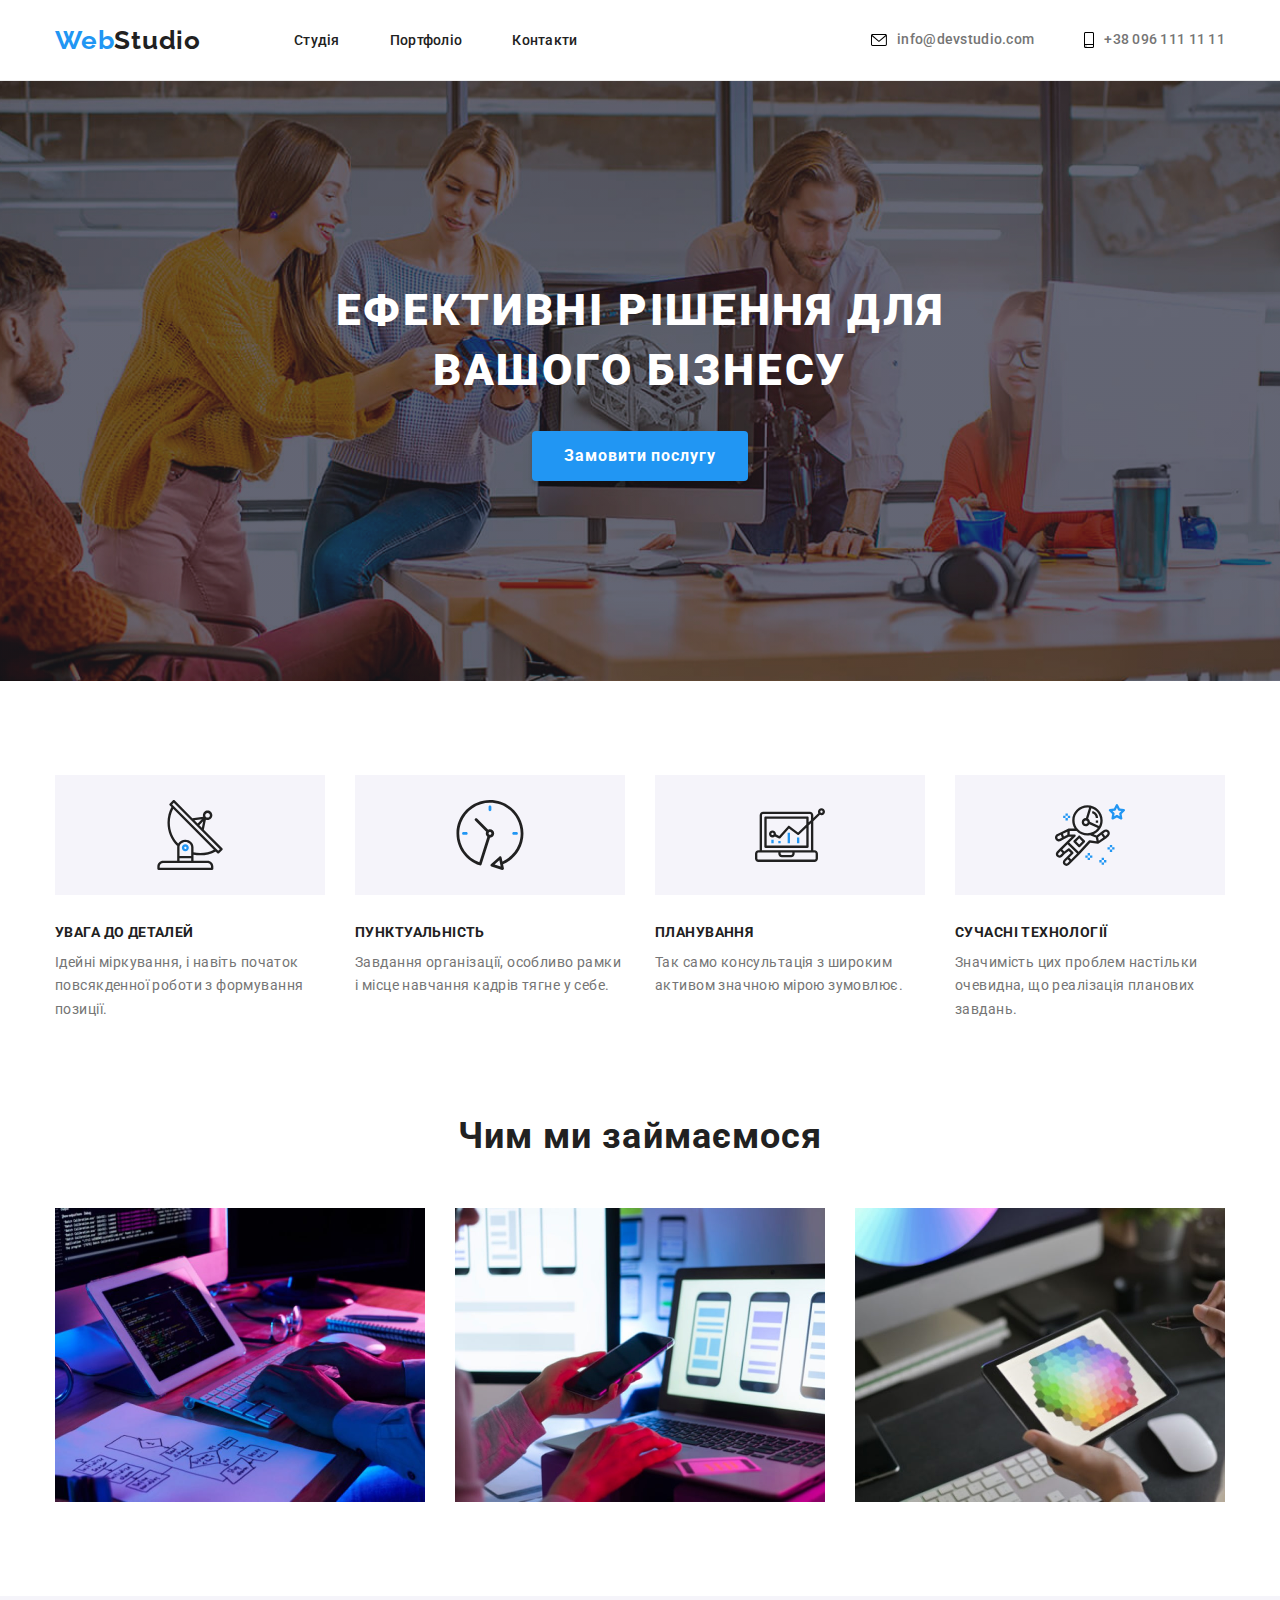
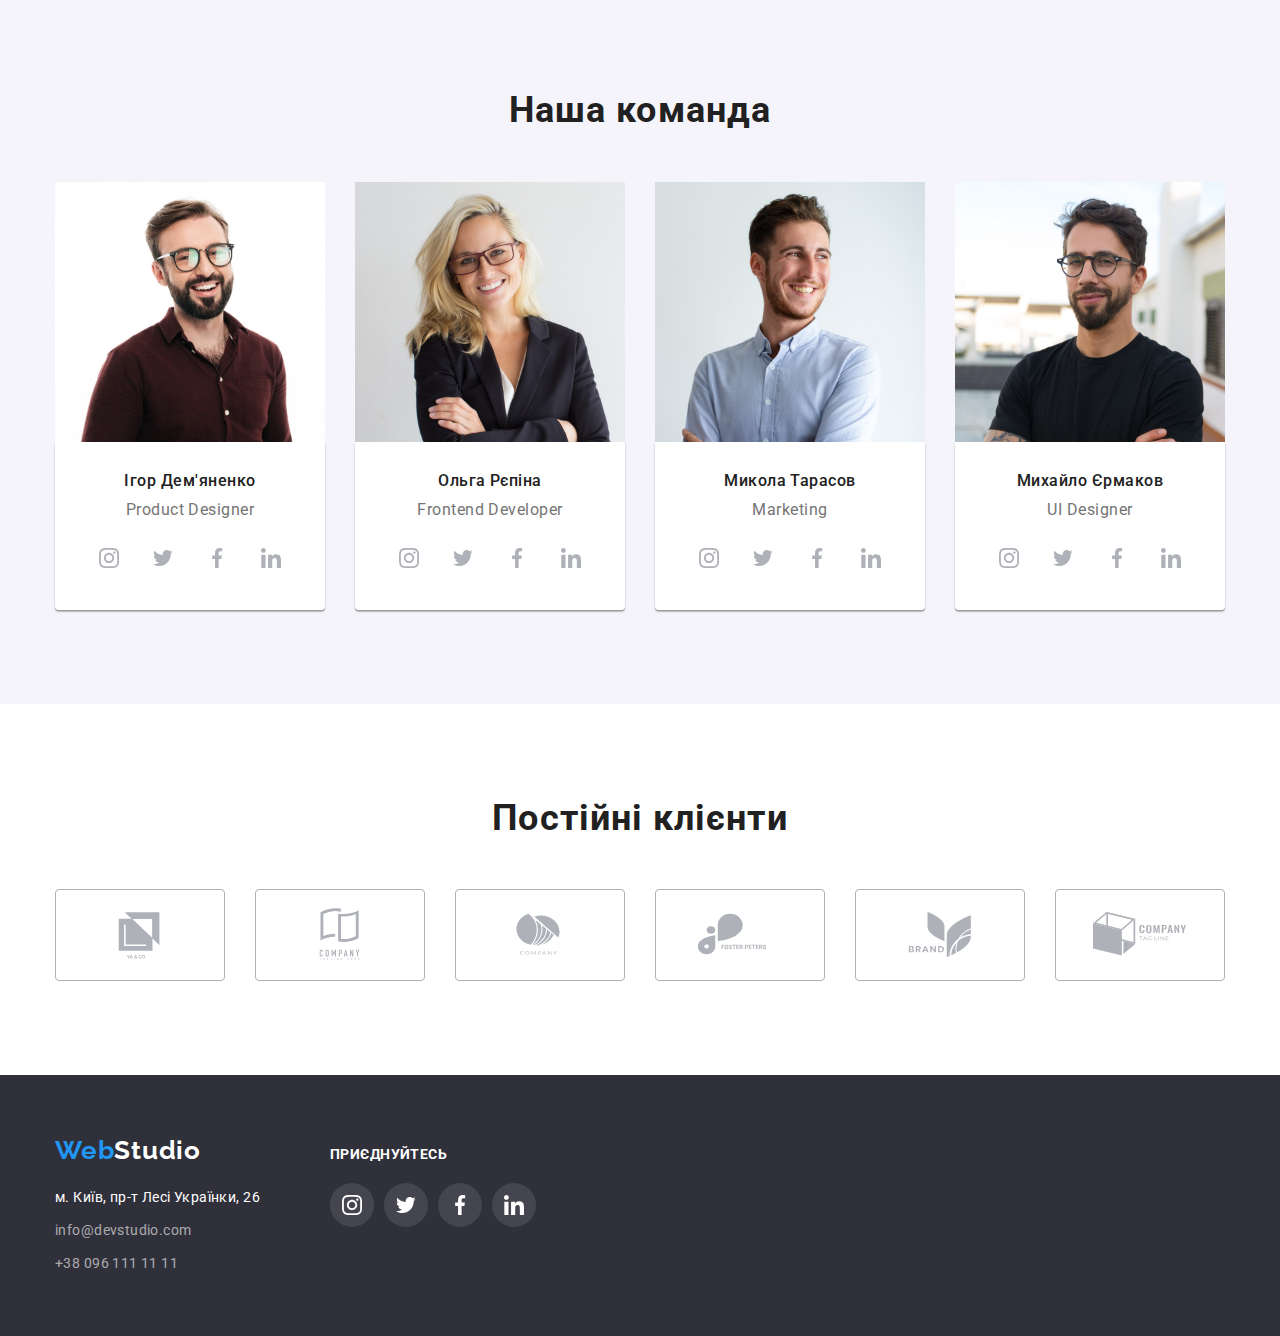
<file: index.html>
<!DOCTYPE html>
<html lang="uk">
  <head>
    <meta charset="UTF-8" />
    <meta http-equiv="X-UA-Compatible" content="IE=edge" />
    <meta name="viewport" content="width=device-width, initial-scale=1.0" />
    <title>Студія</title>
    <link rel="preconnect" href="https://fonts.googleapis.com" />
    <link rel="preconnect" href="https://fonts.gstatic.com" crossorigin />
    <link
      href="https://fonts.googleapis.com/css2?family=Raleway:wght@400;500;700;900&family=Roboto:wght@400;500;700;900&display=swap"
      rel="stylesheet"
    />
    <link
      rel="stylesheet"
      href="https://cdn.jsdelivr.net/npm/modern-normalize@1.1.0/modern-normalize.min.css"
    />
    <link rel="stylesheet" href="css/styles.css" />
  </head>

  <body>
    <!--header-->
    <header class="head-sectione">
      <div class="conteiner-top main-nav">
        <a href="index.html" class="logo-top" lang="en"
          ><span class="logo-top-color">Web</span>Studio</a
        >

        <nav>
          <ul class="link-focus site-nav">
            <li class="items"><a href="index.html" class="nav-link">Студія</a></li>
            <li class="items"><a href="portfolio.html" class="nav-link">Портфоліо</a></li>
            <li class="items"><a href="#" class="nav-link">Контакти</a></li>
          </ul>
        </nav>

        <ul class="link-focus auth-nav">
          <li class="items">
            <a href="mailto:info@devstudio.com" class="contact-nav">
              <svg class="nav-icones" width="16" height="12">
                <use href="./images/icons.svg#poshta"></use>
              </svg>
              info@devstudio.com
            </a>
          </li>
          <li class="items">
            <a href="tel:+380961111111" class="contact-nav">
              <svg class="nav-icones" width="10" height="16">
                <use href="./images/icons.svg#smartphone"></use>
              </svg>
              +38 096 111 11 11
            </a>
          </li>
        </ul>
      </div>
    </header>
    <main>
      <!--section_1-->
      <section class="b-section">
        <div class="conteiner">
          <h1 class="header-text">
            Ефективні рішення для <br />
            вашого бізнесу
          </h1>
          <button class="button" type="button">Замовити послугу</button>
        </div>
      </section>

      <!--section_2-->
      <section class="sections">
        <div class="conteiner">
          <h2 class="title hidden-visally">Опис діятельності</h2>
          <ul class="list section-horizontal">
            <li class="items">
              <div class="first-icones">
                <svg class="icone" width="70" height="70">
                  <use href="./images/icons.svg#antenna" width="70" height="70"></use>
                </svg>
              </div>
              <h3 class="header-text-section-2">УВАГА ДО ДЕТАЛЕЙ</h3>
              <p class="text-section-2">
                Ідейні міркування, і навіть початок повсякденної роботи з формування позиції.
              </p>
            </li>
            <li class="items">
              <div class="first-icones">
                <svg class="icone" width="70" height="70">
                  <use href="./images/icons.svg#clock"></use>
                </svg>
              </div>
              <h3 class="header-text-section-2">ПУНКТУАЛЬНІСТЬ</h3>
              <p class="text-section-2">
                Завдання організації, особливо рамки і місце навчання кадрів тягне у себе.
              </p>
            </li>
            <li class="items">
              <div class="first-icones">
                <svg class="icone" width="70" height="70">
                  <use href="./images/icons.svg#diagram"></use>
                </svg>
              </div>
              <h3 class="header-text-section-2">ПЛАНУВАННЯ</h3>
              <p class="text-section-2">
                Так само консультація з широким активом значною мірою зумовлює.
              </p>
            </li>
            <li class="items">
              <div class="first-icones">
                <svg class="icone" width="70" height="70">
                  <use href="./images/icons.svg#astronaut"></use>
                </svg>
              </div>
              <h3 class="header-text-section-2">СУЧАСНІ ТЕХНОЛОГІЇ</h3>
              <p class="text-section-2">
                Значимість цих проблем настільки очевидна, що реалізація планових завдань.
              </p>
            </li>
          </ul>
        </div>
      </section>
      <!--section_3-->
      <section class="sections about">
        <div class="conteiner">
          <h2 class="title">Чим ми займаємося</h2>
          <ul class="list section-3">
            <li class="items">
              <a href="images/photo_2022-07-14_23-06-50.jpg">
                <img
                  src="images/photo_2022-07-14_23-06-50.jpg"
                  alt="photo"
                  width="370"
                  height="294"
                  class="foto section-3"
              /></a>
            </li>

            <li class="items">
              <a href="images/photo_2022-07-14_23-08-23.jpg">
                <img
                  src="images/photo_2022-07-14_23-08-23.jpg"
                  alt="photo"
                  width="370"
                  height="294"
                  class="foto section-3"
              /></a>
            </li>

            <li class="items">
              <a href="images/photo_2022-07-14_23-08-29.jpg">
                <img
                  src="images/photo_2022-07-14_23-08-29.jpg"
                  alt="photo"
                  width="370"
                  height="294"
                  class="foto section-3"
              /></a>
            </li>
          </ul>
        </div>
      </section>
      <!--section_4-->
      <section class="sections teams">
        <div class="conteiner">
          <h2 class="title">Наша команда</h2>
          <ul class="list section-4">
            <li class="items">
              <a href="images/photo_2022-07-14_22-47-18.jpg">
                <img
                  src="images/photo_2022-07-14_22-47-18.jpg"
                  alt="photo"
                  width="270"
                  height="260"
                  class="foto"
              /></a>
              <div class="conteiner-team">
                <h3 class="header-text-section-4">Ігор Дем'яненко</h3>
                <p class="text-section-4" lang="en">Product Designer</p>
                <ul class="list team-sochmed">
                  <li class="item">
                    <a href="" class="team-links">
                      <svg aria-label="іконка інстаграм" class="icones" width="44" height="44">
                        <use href="./images/icons.svg#icon-instagram"></use>
                      </svg>
                    </a>
                  </li>
                  <li class="item">
                    <a href="" class="team-links">
                      <svg aria-label="іконка твітер" class="icones" width="44" height="44">
                        <use href="./images/icons.svg#icon-tviter"></use>
                      </svg>
                    </a>
                  </li>
                  <li class="item">
                    <a href="" class="team-links">
                      <svg aria-label="іконка феїсбук" class="icones" width="44" height="44">
                        <use href="./images/icons.svg#icon-facebook"></use>
                      </svg>
                    </a>
                  </li>
                  <li class="item">
                    <a href="" class="team-links"
                      ><svg aria-label="іконка линкедін" class="icones" width="44" height="44">
                        <use href="./images/icons.svg#icon-linkedin"></use>
                      </svg>
                    </a>
                  </li>
                </ul>
              </div>
            </li>
            <li class="items">
              <a href="images/photo_2022-07-14_23-00-56.jpg">
                <img
                  src="images/photo_2022-07-14_23-00-56.jpg"
                  alt="photo"
                  width="270"
                  height="260"
                  class="foto"
              /></a>
              <div class="conteiner-team">
                <h3 class="header-text-section-4">Ольга Рєпіна</h3>
                <p class="text-section-4" lang="en">Frontend Developer</p>
                <ul class="list team-sochmed">
                  <li class="item">
                    <a href="" class="team-links">
                      <svg aria-label="іконка інстаграм" class="icones" width="44" height="44">
                        <use href="./images/icons.svg#icon-instagram"></use>
                      </svg>
                    </a>
                  </li>
                  <li class="item">
                    <a href="" class="team-links">
                      <svg aria-label="іконка твітер" class="icones" width="44" height="44">
                        <use href="./images/icons.svg#icon-tviter"></use>
                      </svg>
                    </a>
                  </li>
                  <li class="item">
                    <a href="" class="team-links">
                      <svg aria-label="іконка феїсбук" class="icones" width="44" height="44">
                        <use href="./images/icons.svg#icon-facebook"></use>
                      </svg>
                    </a>
                  </li>
                  <li class="item">
                    <a href="" class="team-links"
                      ><svg aria-label="іконка линкедін" class="icones" width="44" height="44">
                        <use href="./images/icons.svg#icon-linkedin"></use>
                      </svg>
                    </a>
                  </li>
                </ul>
              </div>
            </li>
            <li class="items">
              <a href="images/photo_2022-07-14_23-04-40.jpg">
                <img
                  src="images/photo_2022-07-14_23-04-40.jpg"
                  alt="photo"
                  width="270"
                  height="260"
                  class="foto"
              /></a>
              <div class="conteiner-team">
                <h3 class="header-text-section-4">Микола Тарасов</h3>
                <p class="text-section-4" lang="en">Marketing</p>
                <ul class="list team-sochmed">
                  <li class="item">
                    <a href="" class="team-links">
                      <svg aria-label="іконка інстаграм" class="icones" width="44" height="44">
                        <use href="./images/icons.svg#icon-instagram"></use>
                      </svg>
                    </a>
                  </li>
                  <li class="item">
                    <a href="" class="team-links">
                      <svg aria-label="іконка твітер" class="icones" width="44" height="44">
                        <use href="./images/icons.svg#icon-tviter"></use>
                      </svg>
                    </a>
                  </li>
                  <li class="item">
                    <a href="" class="team-links">
                      <svg aria-label="іконка феїсбук" class="icones" width="44" height="44">
                        <use href="./images/icons.svg#icon-facebook"></use>
                      </svg>
                    </a>
                  </li>
                  <li class="item">
                    <a href="" class="team-links"
                      ><svg aria-label="іконка линкедін" class="icones" width="44" height="44">
                        <use href="./images/icons.svg#icon-linkedin"></use>
                      </svg>
                    </a>
                  </li>
                </ul>
              </div>
            </li>
            <li class="items">
              <a href="images/photo_2022-07-14_23-06-06.jpg">
                <img
                  src="images/photo_2022-07-14_23-06-06.jpg"
                  alt="photo"
                  width="270"
                  height="260"
                  class="foto"
              /></a>
              <div class="conteiner-team">
                <h3 class="header-text-section-4">Михайло Єрмаков</h3>
                <p class="text-section-4" lang="en">UI Designer</p>
                <ul class="list team-sochmed">
                  <li class="item">
                    <a href="" class="team-links">
                      <svg aria-label="іконка інстаграм" class="icones" width="44" height="44">
                        <use href="./images/icons.svg#icon-instagram"></use></svg
                    ></a>
                  </li>

                  <li class="item">
                    <a href="" class="team-links">
                      <svg aria-label="іконка твітер" class="icones" width="44" height="44">
                        <use href="./images/icons.svg#icon-tviter"></use>
                      </svg>
                    </a>
                  </li>
                  <li class="item">
                    <a href="" class="team-links">
                      <svg aria-label="іконка феїсбук" class="icones" width="44" height="44">
                        <use href="./images/icons.svg#icon-facebook"></use>
                      </svg>
                    </a>
                  </li>
                  <li class="item">
                    <a href="" class="team-links"
                      ><svg aria-label="іконка линкедін" class="icones" width="44" height="44">
                        <use href="./images/icons.svg#icon-linkedin"></use>
                      </svg>
                    </a>
                  </li>
                </ul>
              </div>
            </li>
          </ul>
        </div>
      </section>

      <!--section_5-->
      <section class="sections">
        <div class="conteiner section-5">
          <h2 class="title">Постійні клієнти</h2>
          <ul class="list clients">
            <li class="item">
              <a href="" class="clients-links">
                <svg aria-label="іконка логотип" class="icones" width="106" height="60">
                  <use href="./images/icons.svg#icon-Logo"></use>
                </svg>
              </a>
            </li>
            <li class="item">
              <a href="" class="clients-links">
                <svg aria-label="іконка логотип" class="icones" width="106" height="60">
                  <use href="./images/icons.svg#icon-Logo-2"></use>
                </svg>
              </a>
            </li>
            <li class="item">
              <a href="" class="clients-links">
                <svg aria-label="іконка логотип" class="icones" width="106" height="60">
                  <use href="./images/icons.svg#icon-Logo-3"></use>
                </svg>
              </a>
            </li>
            <li class="item">
              <a href="" class="clients-links">
                <svg aria-label="іконка логотип" class="icones" width="106" height="60">
                  <use href="./images/icons.svg#icon-Logo-4"></use>
                </svg>
              </a>
            </li>
            <li class="item">
              <a href="" class="clients-links">
                <svg class="icones" width="106" height="60">
                  <use href="./images/icons.svg#icon-Logo-5"></use>
                </svg>
              </a>
            </li>
            <li class="item">
              <a href="" class="clients-links">
                <svg aria-label="іконка логотип" class="icones" width="106" height="60">
                  <use href="./images/icons.svg#icon-Logo-6"></use>
                </svg>
              </a>
            </li>
          </ul>
        </div>
      </section>
    </main>
    <!--Footer-->
    <footer class="footer-background">
      <div class="conteiner footer-conteiner">
        <div class="conteiner-footer">
          <a href="index.html" class="logo-footer" lang="en"
            >Web<span class="logo-footer-color">Studio</span></a
          >
          <address>
            <ul class="ul-address">
              <li class="items">
                <a
                  class="adress-link"
                  href="https://goo.gl/maps/CPtrU1FHBa2aNyZL9"
                  target="_blank"
                  rel="noopener noreferrer"
                  >м. Київ, пр-т Лесі Українки, 26</a
                >
              </li>
              <li class="items">
                <a href="mailto:info@devstudio.com" class="contact-footer">info@devstudio.com</a>
              </li>
              <li class="items">
                <a href="tel:+380961111111" class="contact-footer">+38 096 111 11 11</a>
              </li>
            </ul>
          </address>
        </div>

        <div class="sochmed-conteiner">
          <h2 class="title-footer">ПРИЄДНУЙТЕСЬ</h2>
          <ul class="list footer-sochmed">
            <li class="item">
              <a href="" class="foot-links">
                <svg aria-label="іконка інстаграм" class="icones" width="20" height="20">
                  <use href="./images/icons.svg#icon-instagram"></use>
                </svg>
              </a>
            </li>
            <li class="item">
              <a href="" class="foot-links">
                <svg aria-label="іконка твітер" class="icones" width="20" height="20">
                  <use href="./images/icons.svg#icon-tviter"></use>
                </svg>
              </a>
            </li>
            <li class="item">
              <a href="" class="foot-links">
                <svg aria-label="іконка феїсбук" class="icones" width="20" height="20">
                  <use href="./images/icons.svg#icon-facebook"></use>
                </svg>
              </a>
            </li>
            <li class="item">
              <a href="" class="foot-links">
                <svg aria-label="іконка линкедін" class="icones" width="20" height="20">
                  <use href="./images/icons.svg#icon-linkedin"></use>
                </svg>
              </a>
            </li>
          </ul>
        </div>
      </div>
    </footer>
  </body>
</html>
</file>
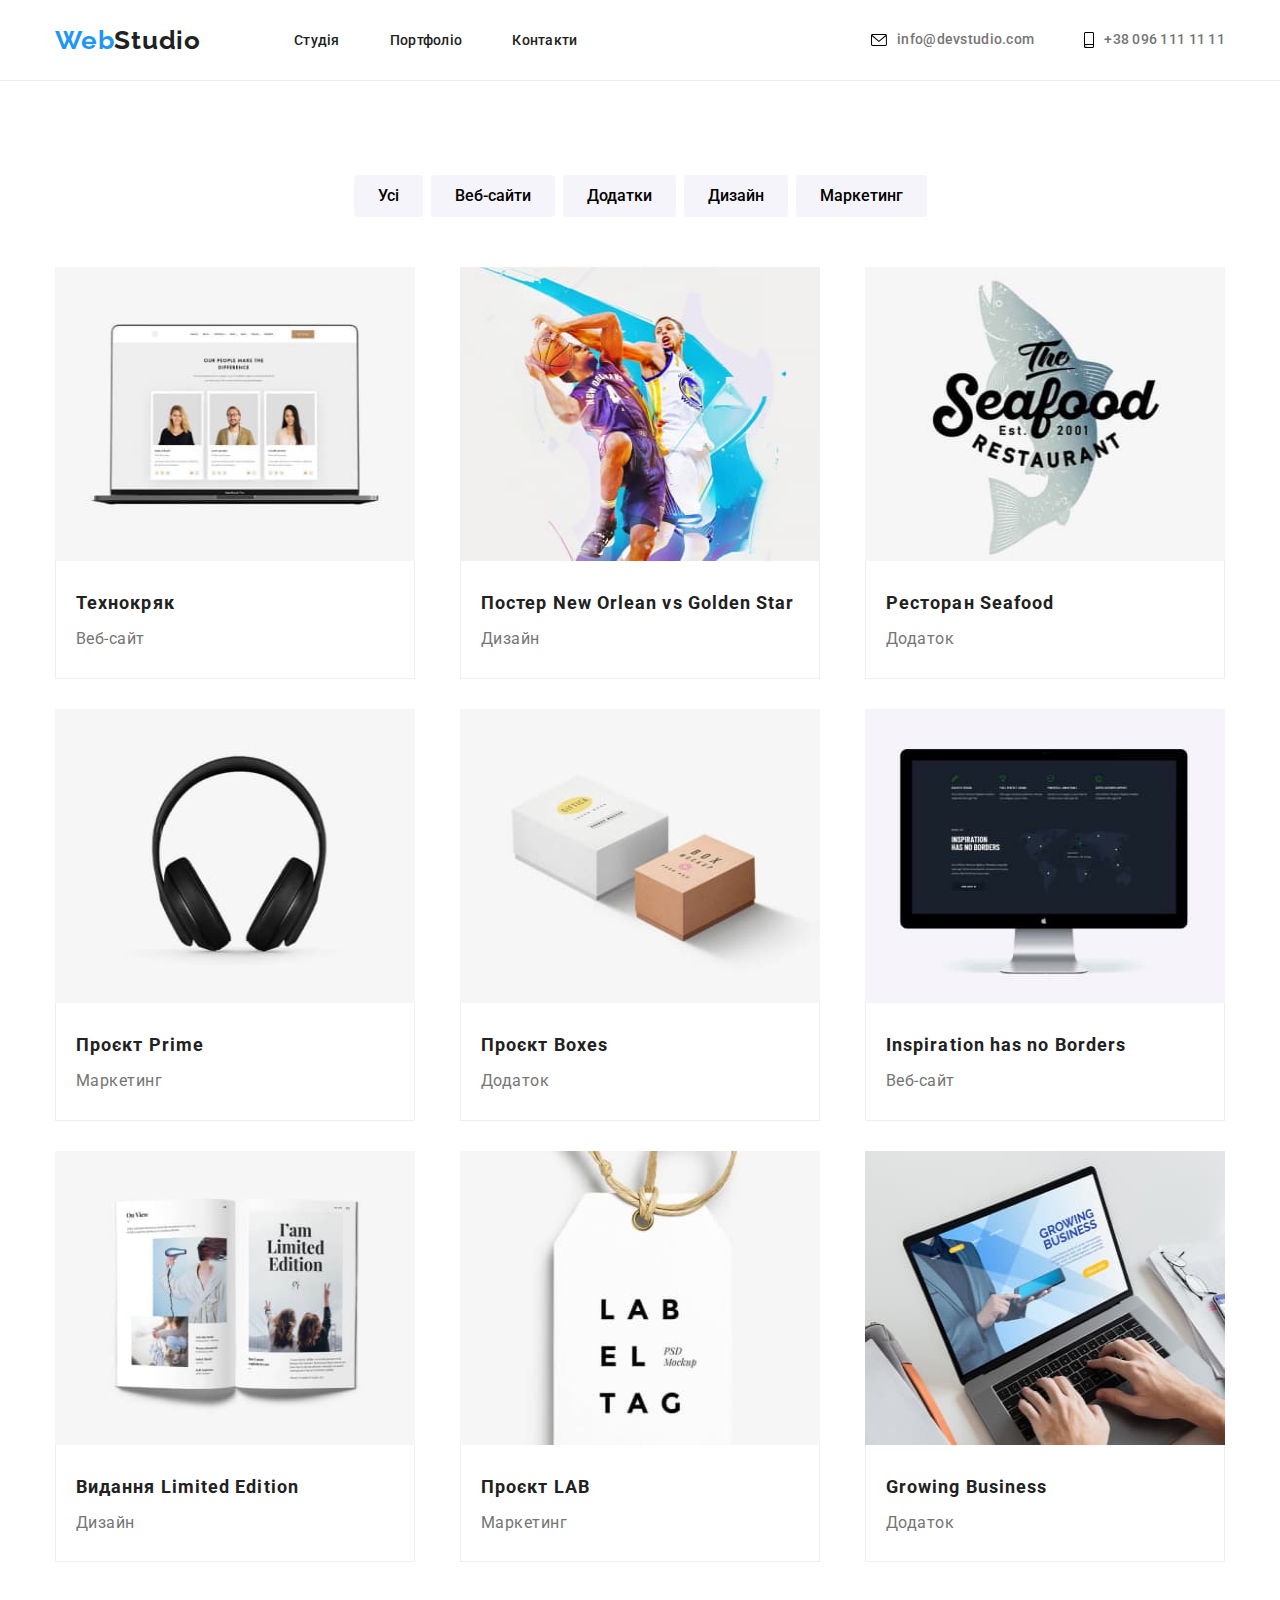
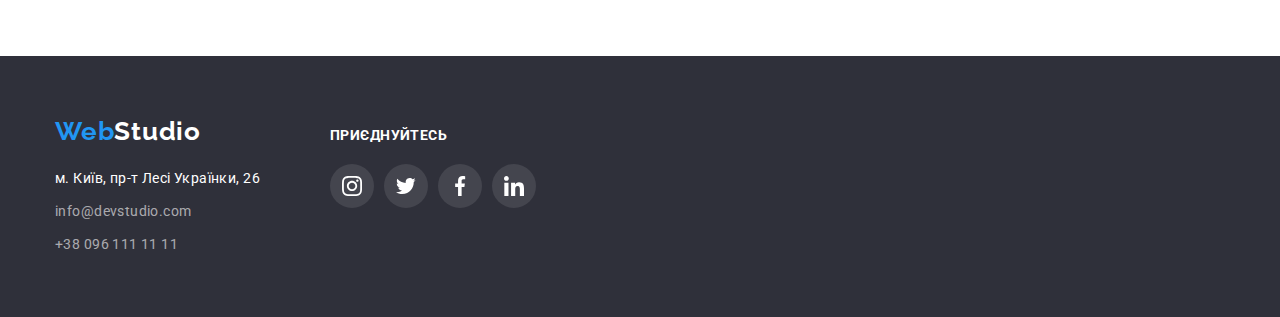
<file: portfolio.html>
<!DOCTYPE html>
<html lang="uk">

<head>
  <meta charset="UTF-8" />
  <meta http-equiv="X-UA-Compatible" content="IE=edge" />
  <meta name="viewport" content="width=device-width, initial-scale=1.0" />
  <title>Портфоліо</title>
  <link rel="preconnect" href="https://fonts.googleapis.com" />
  <link rel="preconnect" href="https://fonts.gstatic.com" crossorigin />
  <link
    href="https://fonts.googleapis.com/css2?family=Raleway:wght@400;500;700;900&family=Roboto:wght@400;500;700;900&display=swap"
    rel="stylesheet" />
  <link rel="stylesheet" href="https://cdn.jsdelivr.net/npm/modern-normalize@1.1.0/modern-normalize.min.css" />
  <link rel="stylesheet" href="css/styles.css" />
</head>

<body>
  <!--header-->
  <header class="head-sectione">
    <div class="conteiner-top main-nav">
      <a href="index.html" class="logo-top" lang="en"><span class="logo-top-color">Web</span>Studio</a>
      <nav>
        <ul class="link-focus site-nav">
          <li class="items"><a href="index.html" class="nav-link">Студія</a></li>
          <li class="items"><a href="portfolio.html" class="nav-link">Портфоліо</a></li>
          <li class="items"><a href="#" class="nav-link">Контакти</a></li>
        </ul>
      </nav>
      <ul class="link-focus auth-nav">
        <li class="items">
          <a href="mailto:info@devstudio.com" class="contact-nav">
            <svg class="nav-icones" width="16" height="12">
              <use href="./images/icons.svg#poshta"></use>
            </svg>info@devstudio.com</a>
        </li>
        <li class="items">
          <a href="tel:+380961111111" class="contact-nav">
            <svg class="nav-icones" width="10" height="16">
              <use href="./images/icons.svg#smartphone"></use>
            </svg>+38 096 111 11 11</a>
        </li>
      </ul>
    </div>
  </header>
  <main>
    </div>
    </header>
    <main>
      <!--section-1p-->
      <section class="sections">
        <div class="conteiner main-portfolio">
          <h1 class="hidden-visally">Портфоліо</h1>
          <ul class="list portfolio-button">
            <li class="items">
              <button type="button" class="button-portfolio">Усі</button>
            </li>
            <li class="items">
              <button type="button" class="button-portfolio">Веб-сайти</button>
            </li>
            <li class="items">
              <button type="button" class="button-portfolio">Додатки</button>
            </li>
            <li class="items">
              <button type="button" class="button-portfolio">Дизайн</button>
            </li>
            <li class="items">
              <button type="button" class="button-portfolio">Маркетинг</button>
            </li>
          </ul>
          <ul class="list elements-portfolio">
            <li class="items">
              <a href="images/portfolio/img1.jpg" class="decoration picture-decoration">
                <img src="images/portfolio/img1.jpg" alt="photo" width="370" height="294" class="foto" />
                <div class="conteiner-port-text">
                  <h2 class="title-portfolio">Технокряк</h2>
                  <p class="text-portfolio">Веб-сайт</p>
                </div>
              </a>
            </li>
            <li class="items">
              <a href="images/portfolio/img2.jpg" class="decoration picture-decoration">
                <img src="images/portfolio/img2.jpg" alt="photo" width="370" height="294" class="foto" />
                <div class="conteiner-port-text">
                  <h2 class="title-portfolio">
                    Постер <span lang="en">New Orlean vs Golden Star</span>
                  </h2>
                  <p class="text-portfolio">Дизайн</p>
                </div>
              </a>
            </li>
            <li class="items">
              <a href="images/portfolio/img3.jpg" class="decoration picture-decoration">
                <img src="images/portfolio/img3.jpg" alt="photo" width="370" height="294" class="foto" />
                <div class="conteiner-port-text">
                  <h2 class="title-portfolio">Ресторан <span lang="en">Seafood</span></h2>
                  <p class="text-portfolio">Додаток</p>
                </div>
              </a>
            </li>
            <li class="items">
              <a href="images/portfolio/img4.jpg" class="decoration picture-decoration">
                <img src="images/portfolio/img4.jpg" alt="photo" width="370" height="294" class="foto" />
                <div class="conteiner-port-text">
                  <h2 class="title-portfolio">Проєкт <span lang="en">Prime</span></h2>
                  <p class="text-portfolio">Маркетинг</p>
                </div>
              </a>
            </li>
            <li class="items">
              <a href="images/portfolio/img5.jpg" class="decoration picture-decoration">
                <img src="images/portfolio/img5.jpg" alt="photo" width="370" height="294" class="foto" />
                <div class="conteiner-port-text">
                  <h2 class="title-portfolio">Проєкт <span lang="en">Boxes</span></h2>
                  <p class="text-portfolio">Додаток</p>
                </div>
              </a>
            </li>
            <li class="items">
              <a href="images/portfolio/img6.jpg" class="decoration picture-decoration">
                <img src="images/portfolio/img6.jpg" alt="photo" width="370" height="294" class="foto" />
                <div class="conteiner-port-text">
                  <h2 class="title-portfolio" lang="en">Inspiration has no Borders</h2>
                  <p class="text-portfolio">Веб-сайт</p>
                </div>
              </a>
            </li>
            <li class="items">
              <a href="images/portfolio/img7.jpg" class="decoration picture-decoration">
                <img src="images/portfolio/img7.jpg" alt="photo" width="370" height="294" class="foto" />
                <div class="conteiner-port-text">
                  <h2 class="title-portfolio">Видання <span lang="en">Limited Edition</span></h2>
                  <p class="text-portfolio">Дизайн</p>
                </div>
              </a>
            </li>
            <li class="items">
              <a href="images/portfolio/img8.jpg" class="decoration picture-decoration">
                <img src="images/portfolio/img8.jpg" alt="photo" width="370" height="294" class="foto" />
                <div class="conteiner-port-text">
                  <h2 class="title-portfolio">Проєкт <span lang="en">LAB</span></h2>
                  <p class="text-portfolio">Маркетинг</p>
                </div>
              </a>
            </li>
            <li class="items">
              <a href="images/portfolio/img9.jpg" class="decoration picture-decoration">
                <img src="images/portfolio/img9.jpg" alt="photo" width="370" height="294" class="foto" />
                <div class="conteiner-port-text">
                  <h2 class="title-portfolio" lang="en">Growing Business</h2>
                  <p class="text-portfolio">Додаток</p>
                </div>
              </a>
            </li>
          </ul>
        </div>
      </section>
    </main>
    <!--Footer-->
    <footer class="footer-background">
      <div class="conteiner footer-conteiner">
        <div class="conteiner-footer">
          <a href="index.html" class="logo-footer" lang="en">Web<span class="logo-footer-color">Studio</span></a>
          <address>
            <ul class="ul-address">
              <li class="items">
                <a class="adress-link" href="https://goo.gl/maps/CPtrU1FHBa2aNyZL9" target="_blank"
                  rel="noopener noreferrer">м. Київ, пр-т Лесі Українки, 26</a>
              </li>
              <li class="items">
                <a href="mailto:info@devstudio.com" class="contact-footer">info@devstudio.com</a>
              </li>
              <li class="items">
                <a href="tel:+380961111111" class="contact-footer">+38 096 111 11 11</a>
              </li>
            </ul>
          </address>
        </div>

        <div class="sochmed-conteiner">
          <h2 class="title-footer">ПРИЄДНУЙТЕСЬ</h2>
          <ul class="list footer-sochmed">
            <li class="item">
              <a href="" class="foot-links">
                <svg class="icones" width="20" height="20">
                  <use href="./images/icons.svg#icon-instagram"></use>
                </svg>
              </a>
            </li>
            <li class="item">
              <a href="" class="foot-links">
                <svg class="icones" width="20" height="20">
                  <use href="./images/icons.svg#icon-tviter"></use>
                </svg>
              </a>
            </li>
            <li class="item">
              <a href="" class="foot-links">
                <svg class="icones" width="20" height="20">
                  <use href="./images/icons.svg#icon-facebook"></use>
                </svg>
              </a>
            </li>
            <li class="item">
              <a href="" class="foot-links">
                <svg class="icones" width="20" height="20">
                  <use href="./images/icons.svg#icon-linkedin"></use>
                </svg>
              </a>
            </li>
          </ul>
        </div>
      </div>
    </footer>
</body>

</html>
</file>
<file: css/styles.css>
html {
  box-sizing: border-box;
}

*,
*::before,
*::after {
  box-sizing: inherit;
}

img {
  display: block;
  max-width: 100%;
}

.list,
.link-focus,
.ul-address {
  list-style: none;
  padding: 0;
  margin: 0;
}

h1,
h2,
h3,
h4,
p {
  margin-top: 0;
  margin-bottom: 0;
}

ul,
ol {
  margin-top: 0;
  margin-bottom: 0;
  padding-left: 0;
}

button {
  cursor: pointer;
}

body {
  font-family: 'Raleway', sans-serif;
  font-family: 'Roboto', sans-serif;
  font-size: 16px;
  letter-spacing: 0.03em;
  color: var(--text-color-p);
  background-color: var(--body-background-color);
}

:root {
  --text-color: #212121;
  --beckground-color: #2196f3;
  --text-color-p: #757575;
  --body-background-color: #ffffff;
  --button-hover-focus: #188ce8;
  --footer-bacground-color: #2f303a;
  --teams-bacground-color: #f5f4fa;
  --border-color: #eeeeee;
  --icone-color: #afb1b8;
  --icone-bg-color: #f5f4fa;
  /* --technical-color: tomato; */
}

.sections {
  padding-top: 94px;
  padding-bottom: 94px;
}

.conteiner,
.conteiner-top {
  margin-left: auto;
  margin-right: auto;
  padding-left: 15px;
  padding-right: 15px;
  width: 1200px;
  outline: 2px solid var(--technical-color);
}

/* =========================header ==================== */
.head-sectione {
  background-color: var(--body-background-color);
  border-bottom: 1px solid;
  color: #ececec;
}

.conteiner-top {
  height: 80px;
}

.logo-top {
  font-family: 'Raleway';
  font-weight: 700;
  font-size: 26px;
  line-height: 1.19;
  letter-spacing: 0.03em;
  color: var(--text-color);
  text-decoration: none;
}

.logo-top-color {
  color: var(--beckground-color);
}

/* =========================== nav ==========================*/
.main-nav {
  display: flex;
  align-items: center;
}

.site-nav {
  display: flex;
  margin-left: 93px;
}

.site-nav .items:not(:last-child) {
  margin-right: 50px;
}

.auth-nav {
  display: flex;
  margin-left: auto;
}

.auth-nav .link {
  padding-top: 32px;
  padding-bottom: 32px;
}

.auth-nav .items:not(:first-child) {
  margin-left: 50px;
}

.link-focus a:hover {
  color: var(--beckground-color);
}

.link-focus a:focus {
  outline: none;
  color: var(--beckground-color);
}

.nav-link,
.contact-nav {
  font-weight: 500;
  font-size: 14px;
  line-height: 1.14;
  letter-spacing: 0.02em;
  text-decoration: none;
  color: var(--text-color);
}

.contact-nav {
  display: flex;
  align-items: center;
  color: var(--text-color-p);
}

.nav-icones {
  margin-right: 10px;
}

.site-nav:hover,
.site-nav:focus,
.auth-nav a:hover,
.auth-nav a:focus {
  color: var(--beckground-color);
  fill: var(--beckground-color);
}
/* ================== section_1 ==================== */
.b-section {
  padding-top: 200px;
  padding-bottom: 200px;
  background-color: var(--footer-bacground-color);
  text-align: center;
  background-image: linear-gradient(to right, rgba(47, 48, 58, 0.4), rgba(47, 48, 58, 0.4)),
    url(../images/сoworker.jpg);
  background-position: center;
  background-size: cover;
  max-width: 1600px;
  margin: 0 auto;
}

.header-text {
  font-weight: 900;
  font-size: 44px;
  line-height: 1.36;
  letter-spacing: 0.06em;
  text-transform: uppercase;
  text-decoration: none;
  color: var(--body-background-color);
  margin-top: 0px;
  margin-bottom: 30px;
}

/* =====================button Studio=====================*/
.button {
  font-family: 'Roboto';
  background: var(--beckground-color);
  box-shadow: 0px 4px 4px rgba(0, 0, 0, 0.15);
  border-radius: 4px;
  font-weight: 700;
  font-size: 16px;
  line-height: 1.87;
  display: inline-block;
  align-items: center;
  text-align: center;
  letter-spacing: 0.06em;
  color: var(--body-background-color);
  border-color: transparent;
  padding: 8px 30px;
}

.button:hover,
.button:focus {
  background-color: var(--button-hover-focus);
  box-shadow: 0px 4px 4px rgba(0, 0, 0, 0.15);
  border-radius: 4px;
}

/* ============================ cection-2================= */
.section-horizontal {
  display: flex;
  flex-wrap: wrap;
  margin: 0 0 0 -30px;
  padding: 0px;
}

.section-horizontal > .items {
  flex-basis: calc(100% / 4 - 30px);
  margin-left: 30px;
}

.title {
  font-weight: 700;
  font-size: 36px;
  line-height: 1.16;
  text-align: center;
  letter-spacing: 0.03em;
  color: var(--text-color);
  margin: 0px;
  margin-bottom: 50px;
}

.hidden-visally {
  position: fixed;
  transform: scale(0);
}

.hidden-visally .text-section-2 {
  color: var(--secondory-text-color);
  margin-top: 0;
  font-size: 14px;
  line-height: 1.7;
}

.header-text-section-2 {
  font-weight: 700;
  font-size: 14px;
  line-height: 1.14;
  letter-spacing: 0.03em;
  text-transform: uppercase;
  color: var(--text-color);
  margin-bottom: 10px;
}

.text-section-2 {
  font-size: 14px;
  line-height: 1.71;
  letter-spacing: 0.03em;
  text-decoration: none;
  color: var(--text-color-p);
  margin-top: 0;
}

.first-icones {
  height: 120px;
  margin-bottom: 30px;
  background-color: var(--icone-bg-color);
  display: flex;
  justify-content: center;
  align-items: center;
}

.icone {
  background-color: var(--icone-bg-color);
}

/* Line
.line {
  width: 1600px;
  height: 0px;
  left: 0px;
  top: 80px;
  border: 1px solid #ececec;
} */

/* ====================== section-3 ===================== */

.about {
  padding-top: 0;
}

.section-3 {
  display: flex;
}

.section-3 > .items {
  display: inline-block;
}

.section-3 .items + .items {
  margin-left: 30px;
}

/* ======================== section-4 ========================*/

.header-text-section-4,
.text-section-4 {
  font-weight: 500;
  font-size: 16px;
  line-height: 1.18;
  text-align: center;
  letter-spacing: 0.03em;
  color: var(--text-color);
  margin-top: 0;
}

.header-text-section-4 {
  margin-bottom: 10px;
}

.text-section-4 {
  font-weight: 400;
  font-size: 16px;
  color: var(--text-color-p);
}

.teams {
  background-color: var(--teams-bacground-color);
}

.section-4 {
  display: flex;
  flex-wrap: wrap;
  margin: 0 0 0 -30px;
}

.section-4 > .items {
  flex-basis: calc(100% / 4 - 30px);
  margin-left: 30px;
  background-color: var(--body-background-color);
  width: 270px;
}

.conteiner-team {
  display: block;
  padding: 30px 0;
  margin-top: 0;
  margin-bottom: 0;
  outline: 2px solid var(--technical-color);
  box-shadow: 0px 1px 3px rgba(0, 0, 0, 0.12), 0px 1px 1px rgba(0, 0, 0, 0.14),
    0px 2px 1px rgba(0, 0, 0, 0.2);
  border-radius: 0px 0px 4px 4px;
}

.team-sochmed {
  display: flex;
  flex-wrap: wrap;
  justify-content: center;
  column-gap: 10px;
  margin-top: 16px;
}

.team-sochmed .icones {
  width: 20px;
  height: 20px;
  box-sizing: border-box;
  outline: 2px solid var(--technical-color);
}

.team-links {
  display: flex;
  align-items: center;
  justify-content: space-around;
  width: 44px;
  height: 44px;
  border-radius: 50%;
  color: var(--icone-color);
  fill: currentColor;
  outline: 2px solid var(--technical-color);
}
.team-links:hover,
.team-links:focus {
  color: var(--button-hover-focus);
  background-color: var(--beckground-color);
}

.team-links:hover .icones,
.team-links:focus .icones {
  fill: var(--body-background-color);
}

/* ====================== section-5 =======================================*/

.clients {
  display: flex;
  flex-wrap: wrap;
  justify-content: center;
  column-gap: 30px;
}

.clients .item {
  flex-basis: calc((100% - 150px) / 6);
}

.clients-links {
  display: flex;
  justify-content: center;
  align-items: center;
  height: 92px;
  color: var(--icone-color);
  fill: currentColor;
  border: 1px solid var(--icone-color);
  border-radius: 4px;
  outline: 2px solid var(--technical-color);
}

.clients > .icones {
  display: flex;
  align-self: center;
  width: 170px;
  height: 92px;
}

.clients-links:hover,
.clients-links:focus {
  fill: var(--beckground-color);
  border-color: var(--beckground-color);
}

/* =======================Footer===========================================*/
.logo-footer {
  font-family: 'Raleway';
  font-weight: 700;
  font-size: 26px;
  line-height: 1.19;
  letter-spacing: 0.03em;
  text-decoration: none;
  color: var(--beckground-color);
  display: inline-block;
  margin-bottom: 20px;
}

.logo-footer-color {
  color: var(--body-background-color);
}

.footer-background {
  background: var(--footer-bacground-color);
  padding-top: 60px;
  padding-bottom: 60px;
}

.adress-link {
  font-size: 14px;
  line-height: 1.7;
  font-style: normal;
  letter-spacing: 0.03em;
  text-decoration: none;
  color: var(--body-background-color);
}

.contact-footer {
  font-size: 14px;
  line-height: 1.7;
  text-decoration: none;
  font-style: normal;
  letter-spacing: 0.03em;
  color: rgba(255, 255, 255, 0.6);
}

.ul-address > .items:not(:last-child) {
  margin-bottom: 9px;
}

.ul-address a:hover,
.ul-address a:focus {
  color: var(--beckground-color);
  outline: none;
}

.sochmed-conteiner {
  margin-left: 70px;
}

.title-footer {
  font-family: 'Roboto';
  font-style: normal;
  font-weight: 700;

  font-size: 14px;
  line-height: 1.14;
  letter-spacing: 0.03em;
  text-transform: uppercase;
  margin-top: 12px;
  margin-bottom: 20px;
  color: var(--body-background-color);
}

.sochmed-footer {
  display: flex;
  flex-wrap: wrap;
}

.sochmed-footer {
  display: flex;
  flex-wrap: wrap;
}

.footer-conteiner {
  display: flex;
}

.footer-sochmed {
  display: flex;
  flex-wrap: wrap;
}

.footer-sochmed > .item {
  display: flex;
}

.icones .conteiner-footer {
  margin-left: auto;
  margin-right: auto;
  padding-left: 15px;
  padding-right: 15px;
  margin: 0;
  outline: 2px solid var(--technical-color);
}

.foot-links .icones {
  background-repeat: no-repeat;
  background-size: 20px 20px;
  background-position: left, center -10px, center, right;
  background-origin: content-box;
  fill: #ffffff;
}

.foot-links {
  display: flex;
  align-items: center;
  justify-content: center;
  margin-right: 10px;
  width: 44px;
  height: 44px;
  border-radius: 50%;
  color: var(--body-background-color);
  fill: currentColor;
  background-color: rgba(255, 255, 255, 0.1);
}
.foot-links:hover,
.foot-links:focus {
  color: var(--body-background-color);
  background-color: var(--button-hover-focus);
}

.foot-links {
  fill: var(--body-background-color);
}

/*========================= portfoli=========================*/
.button-portfolio {
  font-family: 'Roboto';
  font-weight: 500;
  font-size: 16px;
  line-height: 1.62;
  border-radius: 4px;
  border-color: transparent;
  text-align: center;
  background: #f5f4fa;
  border-radius: 4px;
  display: inline-block;
  padding: 6px 22px;
  background-color: var(--teams-bacground-color);
}

.button-portfolio:hover,
.button-portfolio:focus {
  color: var(--body-background-color);
  background-color: var(--button-hover-focus);
  font-family: 'Roboto';
  font-weight: 500;
  font-size: 16px;
  line-height: 1.62;
  box-shadow: 0px 3px 1px rgba(0, 0, 0, 0.1), 0px 1px 2px rgba(0, 0, 0, 0.08),
    0px 2px 2px rgba(0, 0, 0, 0.12);
  border-radius: 4px;
  border-color: transparent;
}

.conteiner-port-text {
  display: block;
  padding: 24px 20px;
  margin-top: 0;
  margin-bottom: 0;
  outline: 2px solid var(--technical-color);
  border-left: 1px solid var(--border-color);
  border-bottom: 1px solid var(--border-color);
  border-right: 1px solid var(--border-color);
}

.title-portfolio {
  font-weight: 700;
  font-size: 18px;
  line-height: 2;
  letter-spacing: 0.06em;
  color: var(--text-color);
  margin-top: 0px;
  margin-bottom: 4px;
}

.text-portfolio {
  font-size: 16px;
  line-height: 1.8;
  color: var(--text-color-p);
  letter-spacing: 0.03em;
  margin: 0px;
}

.main-portfolio .portfolio-button {
  display: flex;
  justify-content: center;
  margin-bottom: 50px;
}

.portfolio-button {
  display: flex;
}

.decoration {
  text-decoration: none;
}

.picture-decoration:hover,
.picture-decoration:focus {
  display: block;
  box-shadow: 0px 1px 1px rgba(0, 0, 0, 0.12), 0px 4px 4px rgba(0, 0, 0, 0.06),
    1px 4px 6px rgba(0, 0, 0, 0.16);
}

.portfolio-button > .items {
  display: inline-block;
}

.portfolio-button .items + .items {
  margin-left: 8px;
}

.elements-portfolio {
  display: flex;
  flex-wrap: wrap;
  justify-content: space-between;
}

.elements-portfolio > .items {
  flex-basis: calc(100% / 3 - 30px);
}

.elements-portfolio > .items:not(:nth-child(-n + 3)) {
  margin-top: 30px;
}
</file>
